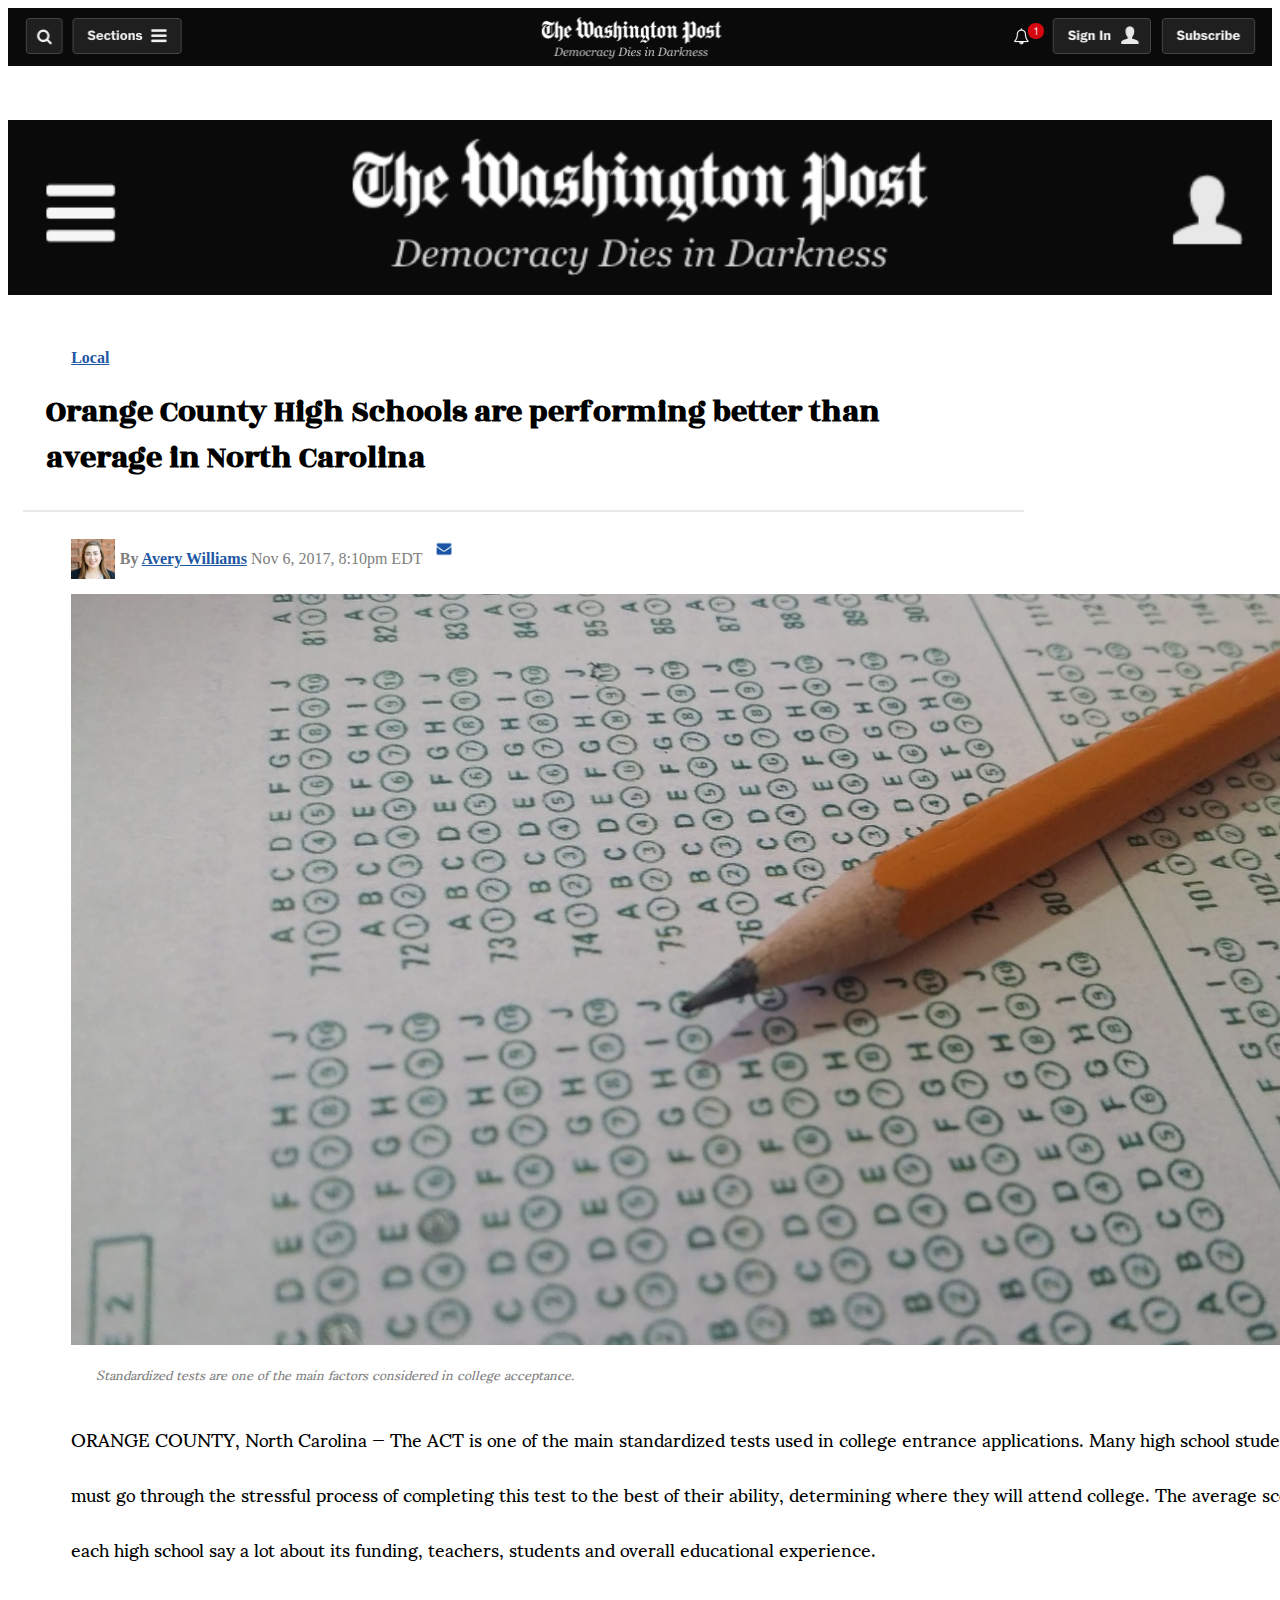
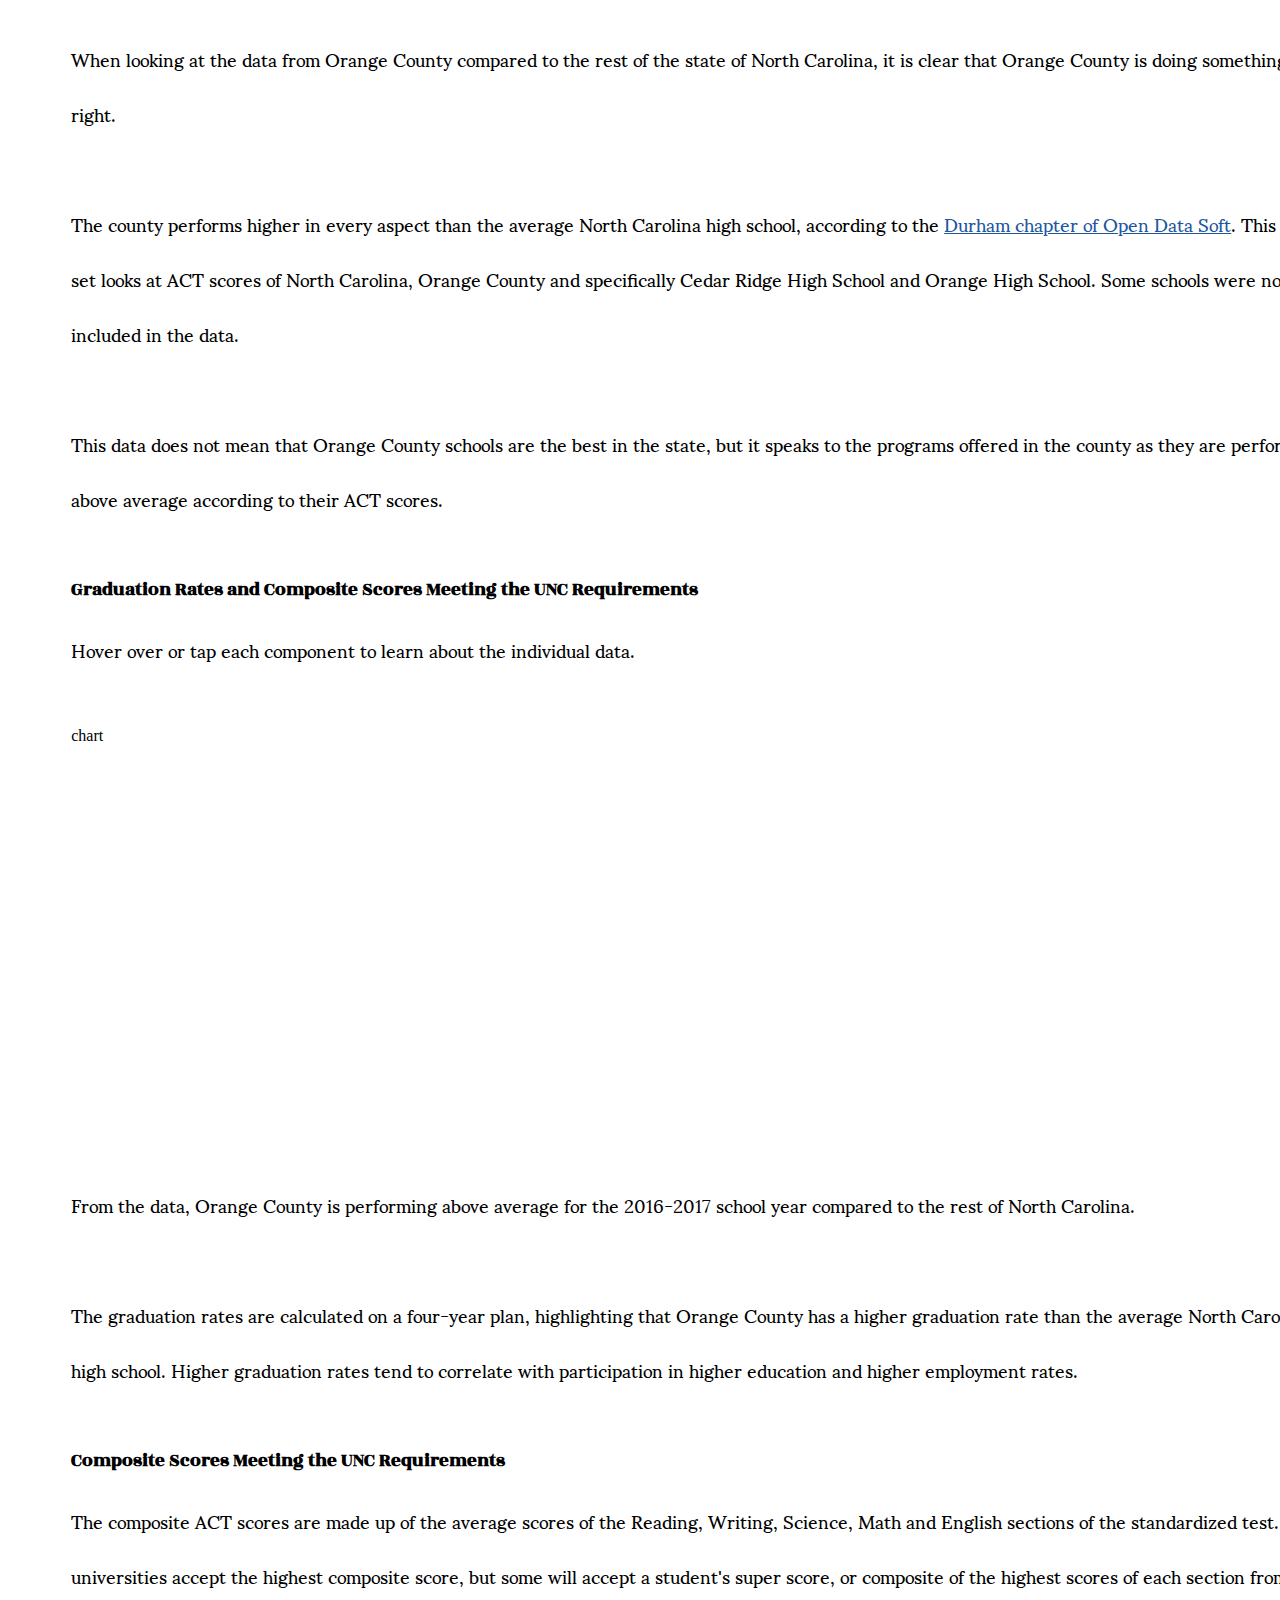
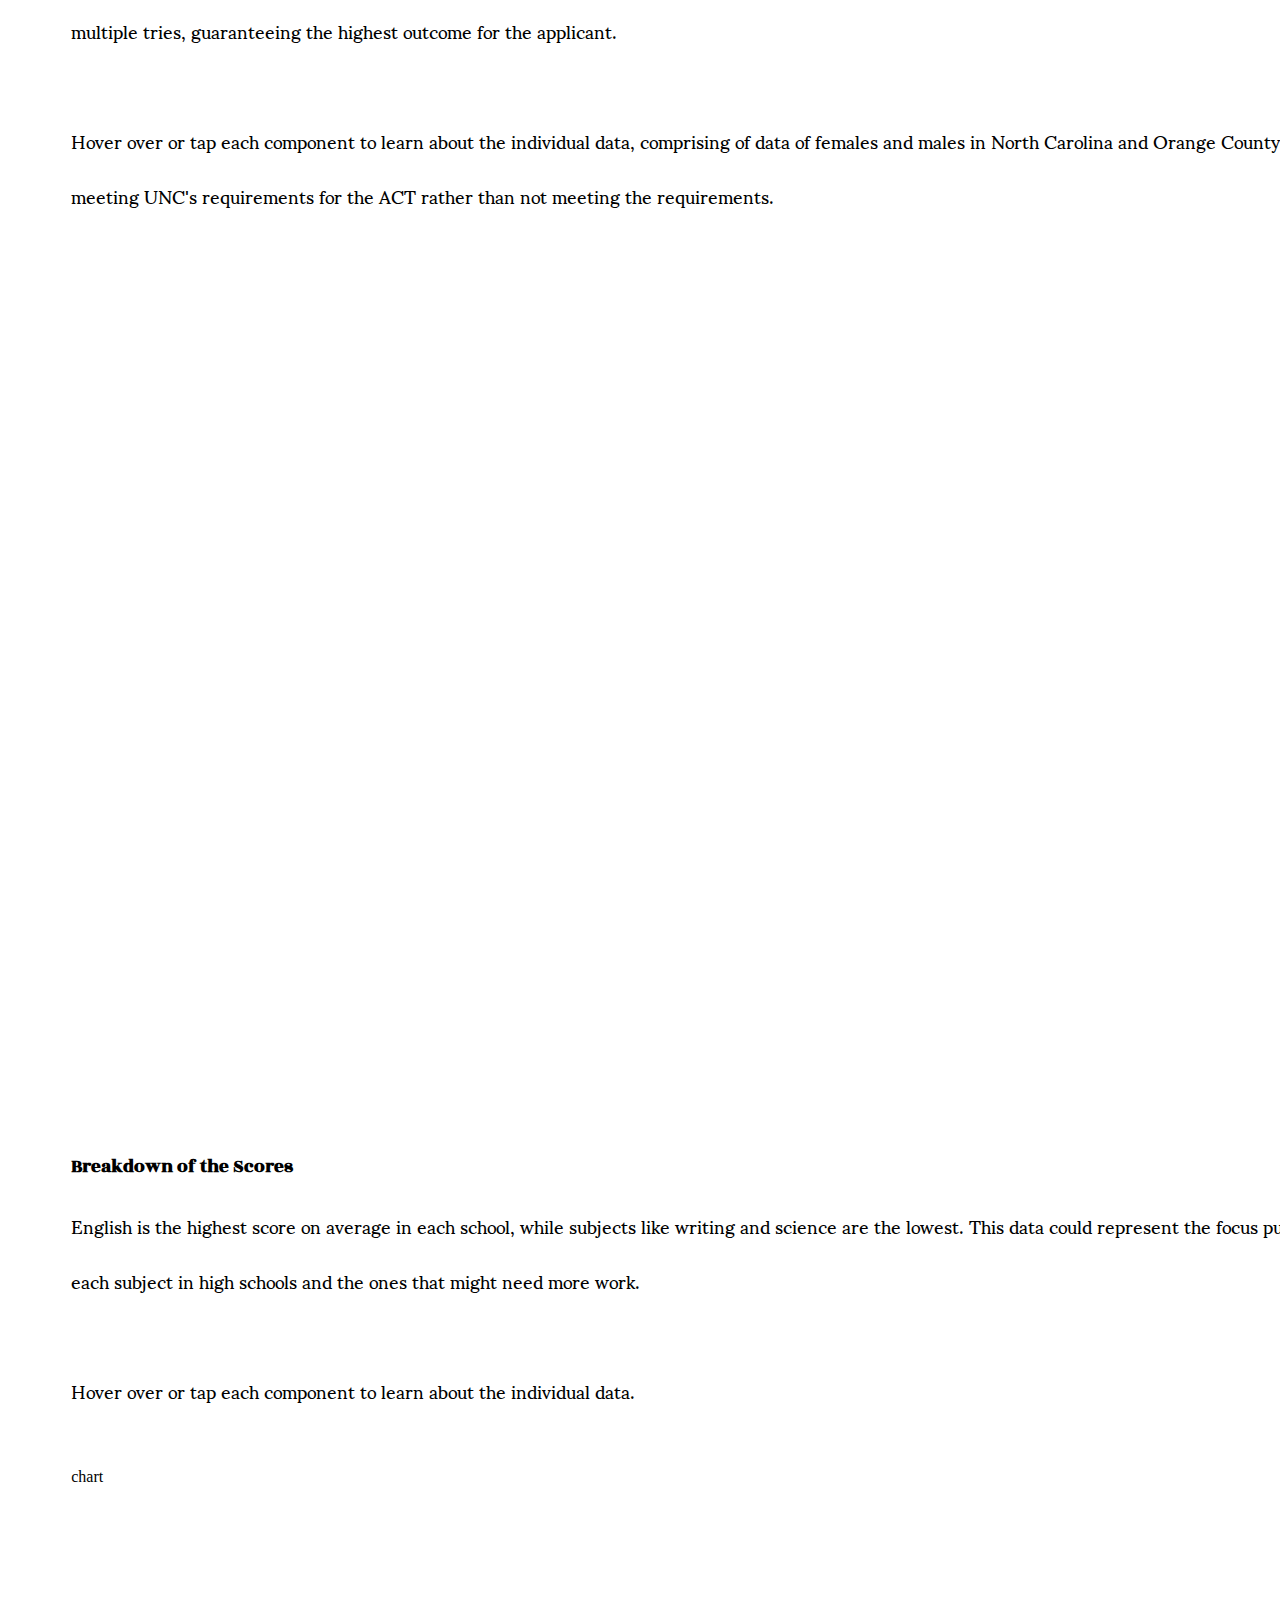
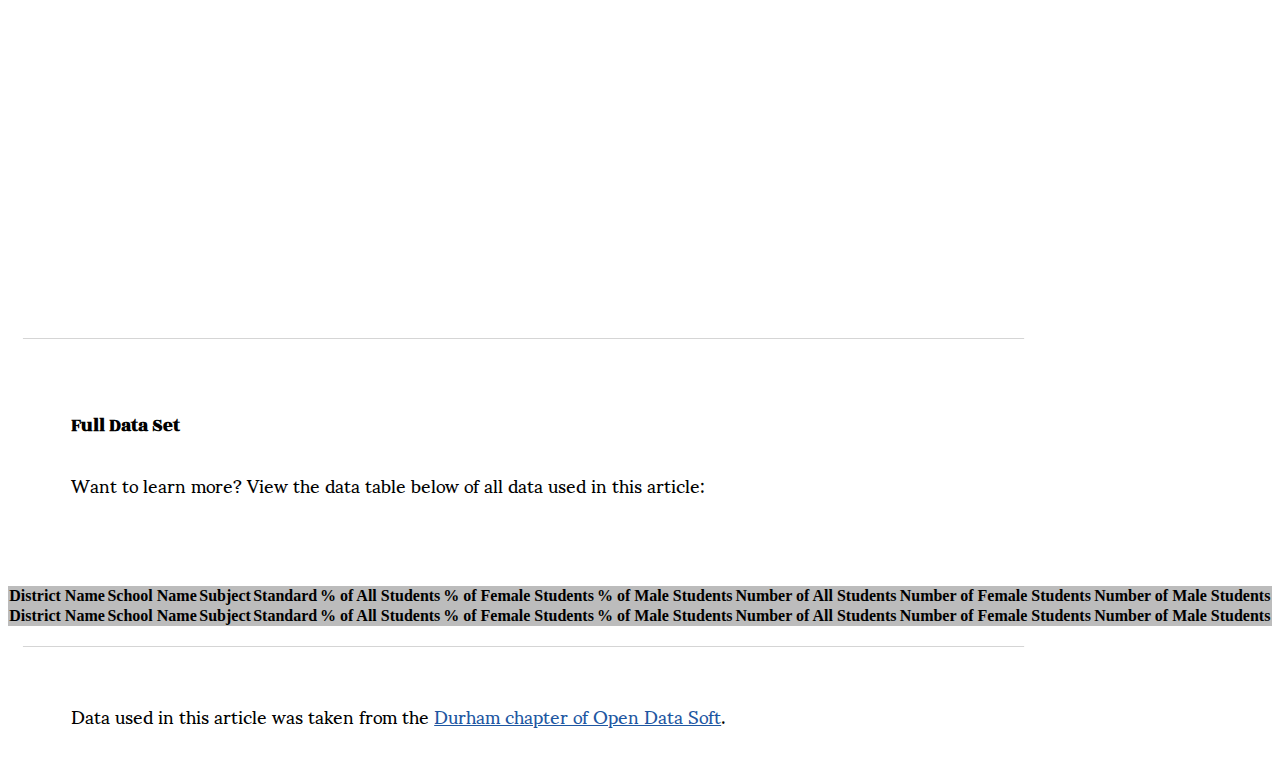
<file: project-3/index.html>
<!doctype html>

<html lang="en">
<head>
  <meta charset="utf-8">

  <title>Orange County Performing Above Average</title>
  <meta name="description" content="The HTML5 Herald">
  <meta name="author" content="SitePoint">

  <link rel="stylesheet" href="css/c3.css">
  <link rel="stylesheet" href="css/styles.css">
  <link rel="stylesheet" href="//cdn.datatables.net/1.10.16/css/jquery.dataTables.min.css">


  <!--Bootstrap-->
  <link rel="stylesheet" href="https://maxcdn.bootstrapcdn.com/bootstrap/4.0.0-beta.2/css/bootstrap.min.css" integrity="sha384-PsH8R72JQ3SOdhVi3uxftmaW6Vc51MKb0q5P2rRUpPvrszuE4W1povHYgTpBfshb" crossorigin="anonymous">

  <!--Fonts-->
  <link href="https://fonts.googleapis.com/css?family=Rozha+One" rel="stylesheet">
  <link href="https://fonts.googleapis.com/css?family=Roboto" rel="stylesheet">
  <link href="https://fonts.googleapis.com/css?family=Sumana" rel="stylesheet">

  <!--[if lt IE 9]>
    <script src="https://cdnjs.cloudflare.com/ajax/libs/html5shiv/3.7.3/html5shiv.js"></script>
  <![endif]-->
</head>

<body>
  <div class="container-fluid">
    <div class="row">

<!--HEADER STUFF-->

      <div class="row">
      <div class="d-none d-md-block d-lg-block"><a href=#><img class="header-wide" src="WaPo.png"></a></div>
      <div class="d-xs-block d-sm-block d-md-none"><a href=#><img class="header-wide" src="WaPo-small.png"></a></div>
    </div>
  </div><!--/container-fluid-->

<!--TOP-->

  <div class="container">

    <div class="row">
      <div class="row">
      <div class="col-md-12">
        <p class="byline1 local"><a href=#><strong>Local</strong></a></p>
        <h1 class="headline1 col-xs-12 col-sm-12 col-md-10 col-lg-10">Orange County High Schools are performing better than average in North Carolina</h1>
        <img class="line" src="line.png">
        <p class="byline1"><img class="headshot" src="headshot.png">
          <strong>By <a href="http://www.averyhwilliams.com/" target="_blank">Avery Williams</a></strong> Nov 6, 2017, 8:10pm EDT
        <a href="http://www.averyhwilliams.com/contact-me/" target="_blank"><img class="envelope" src="envelope.png"></a></p>
      </div>
      <!--<div><a href=#><img class="tweet-share" src="tweet-share.png"></a></div>-->
      <div><fig><img class="pencil col-xs-12 col-sm-12 col-md-6" src="pencil.png">
        <figcaption class="caption"><em>Standardized tests are one of the main factors considered in college acceptance.</em></figcaption></fig></div><!--https://pixabay.com/p-986769/?no_redirect-->
    </div><!--/row-->

<!--INTRO-->

    <div class="row col-md-10">
      <p class="paragraph">ORANGE COUNTY, North Carolina — The ACT is one of the main standardized tests used in college entrance applications. Many high school students must go through the stressful process of completing this test to the best of their ability, determining where they will attend college. The average scores of each high school say a lot about its funding, teachers, students and overall educational experience. <br/><br/>When looking at the data from Orange County compared to the rest of the state of North Carolina, it is clear that Orange County is doing something right. <br/><br/>The county performs higher in every aspect than the average North Carolina high school, according to the <a href="https://opendurham.nc.gov/explore/dataset/north-carolina-school-performance-data/export/" target="_blank">Durham chapter of Open Data Soft</a>. This data set looks at ACT scores of North Carolina, Orange County and specifically Cedar Ridge High School and Orange High School. Some schools were not included in the data.
        <br/><br/>This data does not mean that Orange County schools are the best in the state, but it speaks to the programs offered in the county as they are performing above average according to their ACT scores.</p>
    </div><!--/row-->
    </div><!--/row-->

<!--CHARTS-->

    <div class="row">
      <div class="row col-md-10">
        <h3 class="headline">Graduation Rates and Composite Scores Meeting the UNC Requirements</h3>
        <p class="paragraph">Hover over or tap each component to learn about the individual data.</p>
        <div id="chart" class="chart col-md-10">chart</div>
        <p class="paragraph">From the data, Orange County is performing above average for the 2016-2017 school year compared to the rest of North Carolina.<br/><br/>
          The graduation rates are calculated on a four-year plan, highlighting that Orange County has a higher graduation rate than the average North Carolina high school. Higher graduation rates tend to correlate with participation in higher education and higher employment rates.</p>
      </div>

      <div class="row col-md-10">
        <h3 class="headline">Composite Scores Meeting the UNC Requirements</h3>
        <p class="paragraph">The composite ACT scores are made up of the average scores of the Reading, Writing, Science, Math and English sections of the standardized test. Most universities accept the highest composite score, but some will accept a student's super score, or composite of the highest scores of each section from multiple tries, guaranteeing the highest outcome for the applicant.<br/><br/>Hover over or tap each component to learn about the individual data, comprising of data of females and males in North Carolina and Orange County meeting UNC's requirements for the ACT rather than not meeting the requirements.</p>
        <div id="pie-chart" class="half-chart col-xs-12 col-sm-12 col-md-3"></div>
        <div id="pie-chart-2" class="half-chart col-xs-12 col-sm-12 col-md-3"></div>
        <div id="pie-chart-3" class="half-chart col-xs-12 col-sm-12 col-md-3"></div>
        <div id="pie-chart-4" class="half-chart col-xs-12 col-sm-12 col-md-3"></div>
      </div>

      <div class="row col-md-10">
        <h3 class="headline">Breakdown of the Scores</h3>
        <p class="paragraph">English is the highest score on average in each school, while subjects like writing and science are the lowest. This data could represent the focus put on each subject in high schools and the ones that might need more work.<br/><br/>Hover over or tap each component to learn about the individual data.</p>

        <div id="chart-2" class="chart col-md-10">chart</div>
      </div>

    </div><!--/row-->

      <img class="line" src="line.png">

<!--DATA TABLE-->

      <h3 class="headline">Full Data Set</h3>
      <p class="paragraph">Want to learn more? View the data table below of all data used in this article:<br/><br/></p>

      <table id="example" class="display col-md-8 data-table" cellspacing="0" width="80%" margin="auto">
            <thead>
                <tr>
                  <th>District Name</th>
                  <th>School Name</th>
                  <th>Subject</th>
                  <th>Standard</th>
                  <th>% of All Students</th>
                  <th>% of Female Students</th>
                  <th>% of Male Students</th>
                  <th>Number of All Students </th>
                  <th>Number of Female Students </th>
                  <th>Number of Male Students </th>
                </tr>
            </thead>
            <tfoot>
                <tr>
                  <th>District Name</th>
                  <th>School Name</th>
                  <th>Subject</th>
                  <th>Standard</th>
                  <th>% of All Students</th>
                  <th>% of Female Students</th>
                  <th>% of Male Students</th>
                  <th>Number of All Students </th>
                  <th>Number of Female Students </th>
                  <th>Number of Male Students </th>
                </tr>
            </tfoot>

        </table>
        <img class="line" src="line.png">

<!--FOOTER-->

    <footer>
      <p class="paragraph">Data used in this article was taken from the <a href="https://opendurham.nc.gov/explore/dataset/north-carolina-school-performance-data/export/" target="_blank">Durham chapter of Open Data Soft</a>.</p>
    </footer>
</div><!--/container-->
  <script src="https://code.jquery.com/jquery-3.2.1.min.js"></script>
  <script src="https://cdnjs.cloudflare.com/ajax/libs/popper.js/1.11.0/umd/popper.min.js" integrity="sha384-b/U6ypiBEHpOf/4+1nzFpr53nxSS+GLCkfwBdFNTxtclqqenISfwAzpKaMNFNmj4" crossorigin="anonymous"></script>
  <script src="https://maxcdn.bootstrapcdn.com/bootstrap/4.0.0-beta/js/bootstrap.min.js" integrity="sha384-h0AbiXch4ZDo7tp9hKZ4TsHbi047NrKGLO3SEJAg45jXxnGIfYzk4Si90RDIqNm1" crossorigin="anonymous"></script>
  <script src="//cdn.datatables.net/1.10.16/js/jquery.dataTables.min.js"></script>
  <script src="js/d3.min.js"></script>
  <script src="js/c3.js"></script>
  <script src="js/c3.min.js"></script>
  <script src="js/scripts.js"></script>
</body>
</html>
</file>
<file: project-3/css/c3.css>
/*-- Chart --*/
.c3 svg {
  font: 10px sans-serif;
  -webkit-tap-highlight-color: transparent; }

.c3 path, .c3 line {
  fill: none;
  stroke: #000; }

.c3 text {
  -webkit-user-select: none;
  -moz-user-select: none;
  user-select: none; }

.c3-legend-item-tile,
.c3-xgrid-focus,
.c3-ygrid,
.c3-event-rect,
.c3-bars path {
  shape-rendering: crispEdges; }

.c3-chart-arc path {
  stroke: #fff; }

.c3-chart-arc text {
  fill: #fff;
  font-size: 13px; }

/*-- Axis --*/
/*-- Grid --*/
.c3-grid line {
  stroke: #aaa; }

.c3-grid text {
  fill: #aaa; }

.c3-xgrid, .c3-ygrid {
  stroke-dasharray: 3 3; }

/*-- Text on Chart --*/
.c3-text.c3-empty {
  fill: #808080;
  font-size: 2em; }

/*-- Line --*/
.c3-line {
  stroke-width: 1px; }

/*-- Point --*/
.c3-circle._expanded_ {
  stroke-width: 1px;
  stroke: white; }

.c3-selected-circle {
  fill: white;
  stroke-width: 2px; }

/*-- Bar --*/
.c3-bar {
  stroke-width: 0; }

.c3-bar._expanded_ {
  fill-opacity: 1;
  fill-opacity: 0.75; }

/*-- Focus --*/
.c3-target.c3-focused {
  opacity: 1; }

.c3-target.c3-focused path.c3-line, .c3-target.c3-focused path.c3-step {
  stroke-width: 2px; }

.c3-target.c3-defocused {
  opacity: 0.3 !important; }

/*-- Region --*/
.c3-region {
  fill: steelblue;
  fill-opacity: .1; }

/*-- Brush --*/
.c3-brush .extent {
  fill-opacity: .1; }

/*-- Select - Drag --*/
/*-- Legend --*/
.c3-legend-item {
  font-size: 12px; }

.c3-legend-item-hidden {
  opacity: 0.15; }

.c3-legend-background {
  opacity: 0.75;
  fill: white;
  stroke: lightgray;
  stroke-width: 1; }

/*-- Title --*/
.c3-title {
  font: 14px sans-serif; }

/*-- Tooltip --*/
.c3-tooltip-container {
  z-index: 10; }

.c3-tooltip {
  border-collapse: collapse;
  border-spacing: 0;
  background-color: #fff;
  empty-cells: show;
  -webkit-box-shadow: 7px 7px 12px -9px #777777;
  -moz-box-shadow: 7px 7px 12px -9px #777777;
  box-shadow: 7px 7px 12px -9px #777777;
  opacity: 0.9; }

.c3-tooltip tr {
  border: 1px solid #CCC; }

.c3-tooltip th {
  background-color: #aaa;
  font-size: 14px;
  padding: 2px 5px;
  text-align: left;
  color: #FFF; }

.c3-tooltip td {
  font-size: 13px;
  padding: 3px 6px;
  background-color: #fff;
  border-left: 1px dotted #999; }

.c3-tooltip td > span {
  display: inline-block;
  width: 10px;
  height: 10px;
  margin-right: 6px; }

.c3-tooltip td.value {
  text-align: right; }

/*-- Area --*/
.c3-area {
  stroke-width: 0;
  opacity: 0.2; }

/*-- Arc --*/
.c3-chart-arcs-title {
  dominant-baseline: middle;
  font-size: 1.3em; }

.c3-chart-arcs .c3-chart-arcs-background {
  fill: #e0e0e0;
  stroke: none; }

.c3-chart-arcs .c3-chart-arcs-gauge-unit {
  fill: #000;
  font-size: 16px; }

.c3-chart-arcs .c3-chart-arcs-gauge-max {
  fill: #777; }

.c3-chart-arcs .c3-chart-arcs-gauge-min {
  fill: #777; }

.c3-chart-arc .c3-gauge-value {
  fill: #000;
  /*  font-size: 28px !important;*/ }

.c3-chart-arc.c3-target g path {
  opacity: 1; }

.c3-chart-arc.c3-target.c3-focused g path {
  opacity: 1; }
</file>
<file: project-3/css/styles.css>
/*OVERALL*/
a{
  color: #1e57a2;
  text-decoration: underline;
}
a:visited{
  color: #1e57a2;
  text-decoration: underline;
}

/*HEADER*/
.local{
  margin-bottom: 0px;
}
.header-wide{
  width: 100%;
  height: auto;
  margin-bottom: 50px;
}
.headline1{
  font-family: 'Rozha One', serif;
  width: 70%;
  margin-left: 3%;
  margin-right: 50px;
  margin-bottom: 10px;
}
.headline{
  font-family: 'Rozha One', serif;
  width: 70%;
  margin-left: 5%;
  margin-right: 50px;
  margin-bottom: 10px;
  margin-top: 50px;
}
.headshot{
  height: 40px;
  width: auto;
  float: left;
  margin-right: 5px;
  margin-top: 5px;
  margin-bottom: 5px;
}
.byline1{
  margin-left: 5%;
  margin-top: 0px;
  color: gray;
}
.byline2{
  margin-left: 5%;
  margin-top: 0px;
  color: gray;
}
.envelope{
  height: 20px;
  width: auto;
  margin: 5px;
}
.pencil{
  margin-left: 5%;
  margin-bottom: 5px;
  width: 100%;
  height: auto;
  margin-top: 10px;
}
.caption{
  color: gray;
  font-family: 'Sumana', serif;
  font-size: 10pt;
  margin-left: 7%;
  margin-bottom: 10px;
}
.line{
  margin: 10px;
  width: 80%;
  height: auto;
}

/*TEXT*/
.paragraph{
  margin-left: 5%;
  width: 100%;
  font-family: 'Sumana', serif;
  font-size: 14pt;
}

/*CHARTS AND DATA TABLE*/
.chart{
    height:400px;
    width: 80%;
    margin: 50px;
    margin-left: 5%;
}
.half-chart{
  height:180px;
  width: auto;
  margin: auto;
  margin-top: 40px;
}
.data-table{
  background-color: #bcbcbc;
  width: 100%;
  height: auto;
}
.data-table2{
  width: 100%;
  height: auto;
}
</file>
